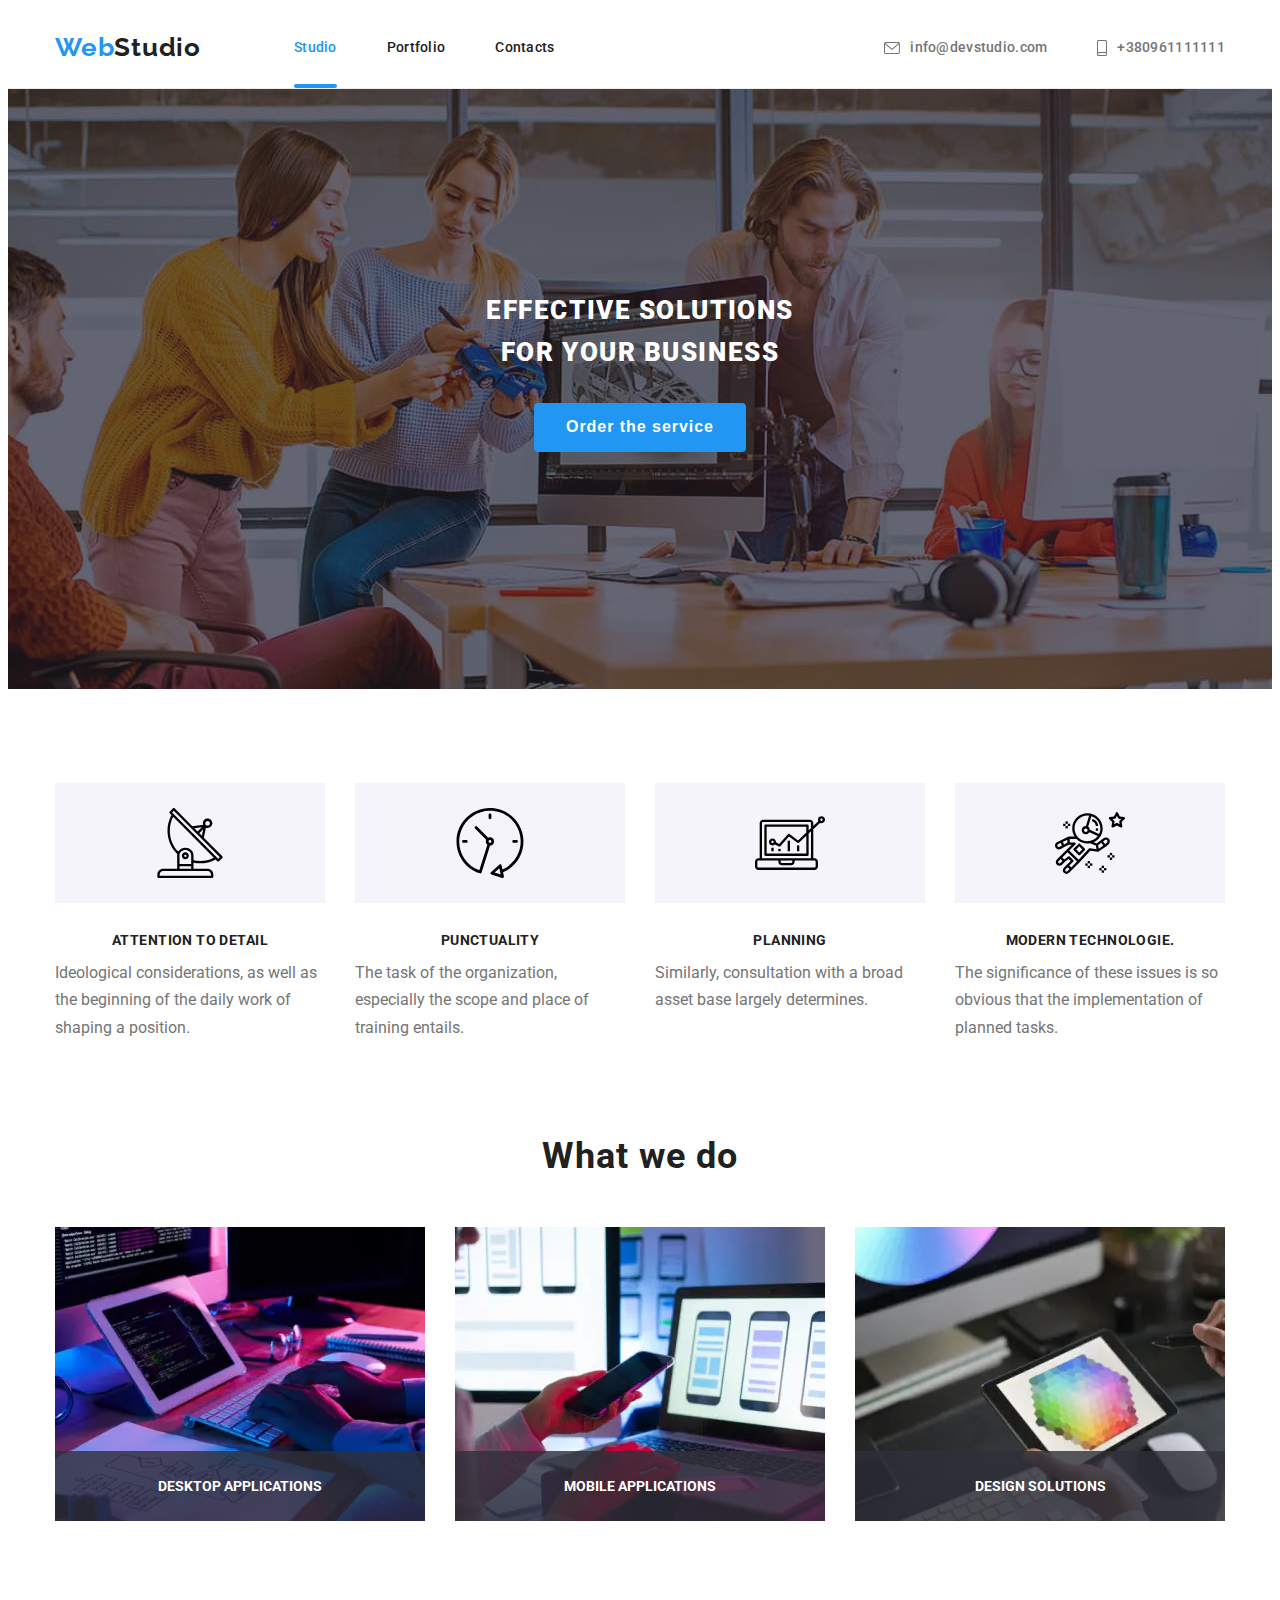
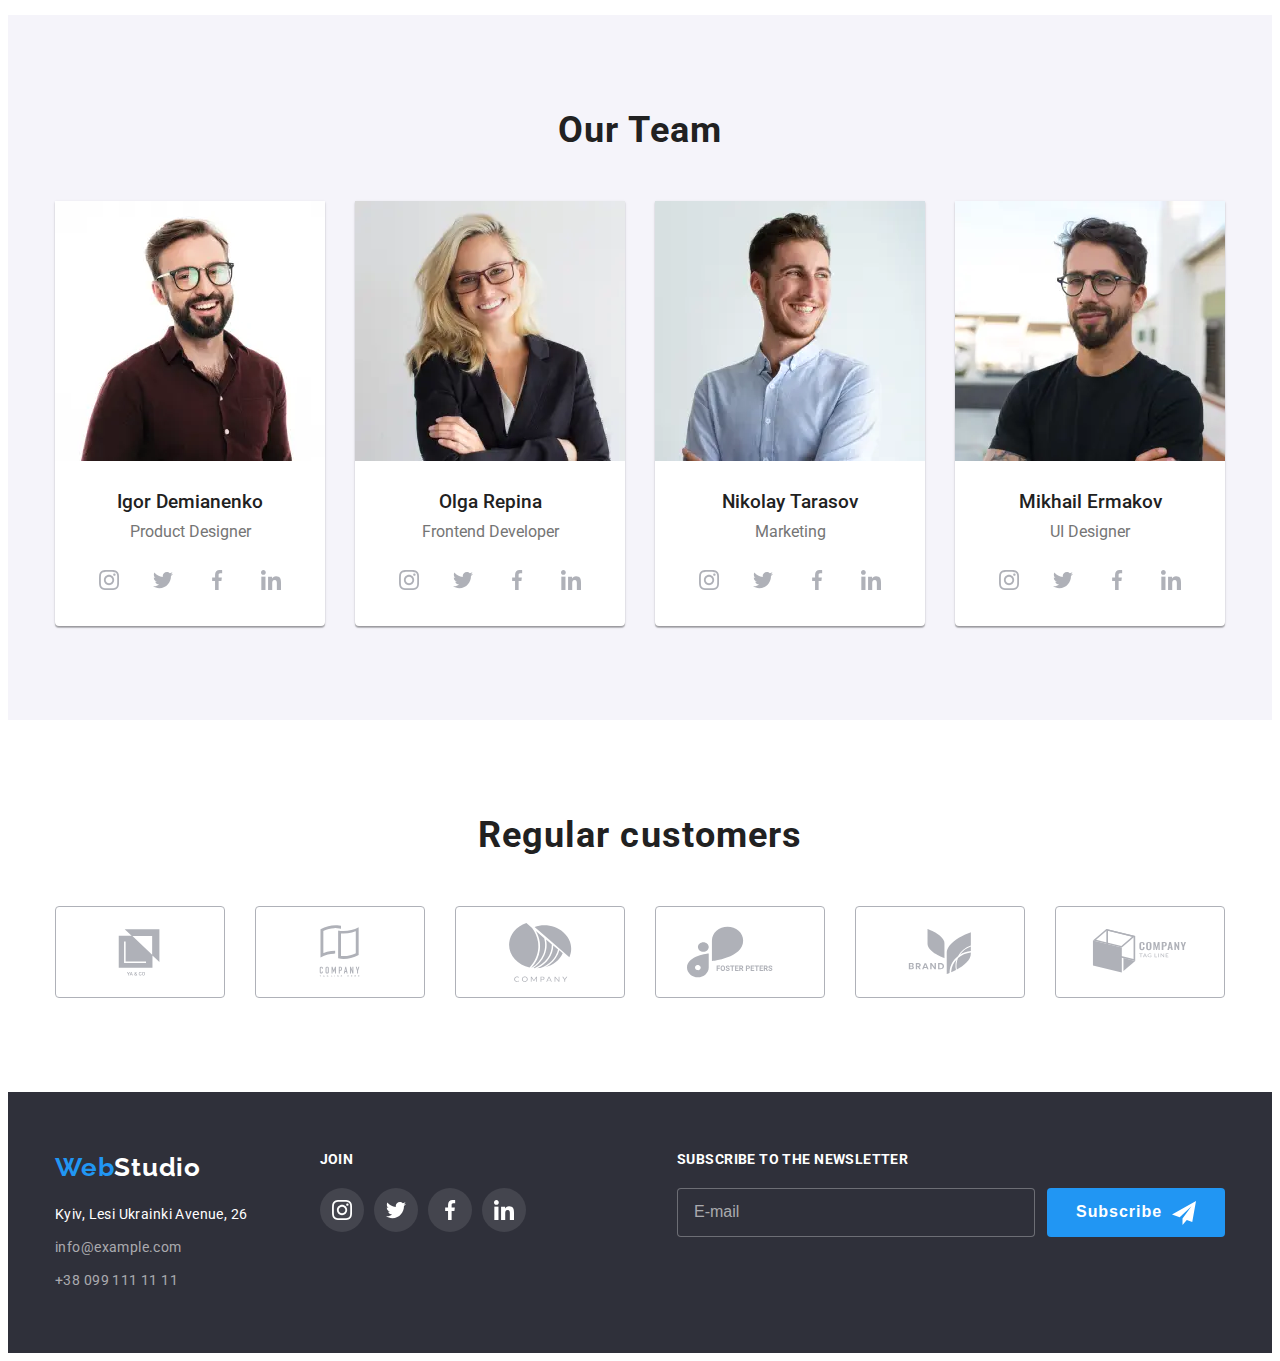
<file: index.html>
<!DOCTYPE html>
<html lang="ru">
  <head>
    <meta charset="UTF-8" />
    <meta http-equiv="X-UA-Compatible" content="IE=edge" />
    <meta name="viewport" content="width=device-width, initial-scale=1.0" />
    <title>Homework Anna Kasianenko</title>
    <link rel="preconnect" href="https://fonts.googleapis.com" />
    <link rel="preconnect" href="https://fonts.gstatic.com" crossorigin />
    <link
      href="https://fonts.googleapis.com/css2?family=Raleway:wght@700&family=Roboto:wght@400;500;700;900&display=swap"
      rel="stylesheet"
    />
    <link
      rel="stylesheet"
      href="https://cdnjs.cloudflare.com/ajax/libs/modern-normalize/1.1.0/modern-normalize.min.css"
      integrity="sha512-wpPYUAdjBVSE4KJnH1VR1HeZfpl1ub8YT/NKx4PuQ5NmX2tKuGu6U/JRp5y+Y8XG2tV+wKQpNHVUX03MfMFn9Q=="
      crossorigin="anonymous"
      referrerpolicy="no-referrer"
    />
    <link rel="stylesheet" href="./css/main.min.css" />
  </head>
  <body>
    <header class="header">
      <div class="header-container container">
        <a class="logo link" href="#"><span>Web</span>Studio</a>
        <nav class="navigation">
          <ul class="nav-list list">
            <li class="nav-list-item">
              <a class="nav-list-link link current" href="./index.html"
                >Studio</a
              >
            </li>
            <li class="nav-list-item">
              <a class="nav-list-link link" href="./portfolio.html"
                >Portfolio</a
              >
            </li>
            <li class="nav-list-item">
              <a class="nav-list-link link" href="#myAnchor">Contacts</a>
            </li>
          </ul>
        </nav>
        <button type="button" class="mobile-menu-btn" data-menu-open>
          <svg class="mobile-menu-btn__icon" width="40" height="40">
            <use href="./img/sprite.svg#burger-icon-menu"></use>
          </svg>
        </button>
        <ul class="contact-links-list list">
          <li class="contact-links-list-item">
            <a
              class="contact-links-list-link link"
              href="mailto:info@devstudio.com"
            >
              <svg class="contact-icon" width="16" height="12">
                <use href="./img/sprite.svg#icon-envelope"></use>
              </svg>
              info@devstudio.com</a
            >
          </li>
          <li class="contact-links-list-item">
            <a class="contact-links-list-link link" href="tel:+380961111111">
              <svg class="contact-icon" width="10" height="16">
                <use href="./img/sprite.svg#icon-smartphone"></use>
              </svg>
              +380961111111
            </a>
          </li>
        </ul>
      </div>
      <div class="mobile-menu" data-menu>
        <div class="container mobile-menu_container">
          <bottom type="button" class="mobile-menu_close-btn" data-menu-close>
            <svg class="mobile-menu_close-icon" width="40" height="40">
              <use href="./img/sprite.svg#icon-close-black"></use>
            </svg>
          </bottom>
          <ul class="mobile-menu_nav-list list">
            <li class="mobile-menu_nav-item">
              <a class="mobile-menu_nav-link link current" href="./index.html"
                >Studio</a
              >
            </li>
            <li class="mobile-menu_nav-item">
              <a class="mobile-menu_nav-link link" href="./portfolio.html"
                >Portfolio</a
              >
            </li>
            <li class="mobile-menu_nav-item">
              <a class="mobile-menu_nav-link link" href="">Contacts</a>
            </li>
          </ul>
          <div class="mobile-wrapper">
            <ul class="mobile-menu_contact-list list">
              <li class="mobile-menu_contact-item">
                <a
                  href="tel:+380961111111"
                  class="mobile-menu_contact-link mobile-menu__contact-link_tel link"
                  >+38 096 111 11 11
                </a>
              </li>
              <li class="mobile-menu_contact-item">
                <a
                  href="mailto:info@devstudio.com"
                  class="mobile-menu_contact-link mobile-menu__contact-link_mail link"
                  >info@devstudio.com
                </a>
              </li>
            </ul>
            <ul class="mobile-menu_social-list list">
              <li class="mobile-menu_social-item">
                <a href="" target="_blank" class="mobile-menu_social-link link"
                  >Instagram</a
                >
              </li>
              <li class="mobile-menu_social-item">
                <a href="" target="_blank" class="mobile-menu_social-link link"
                  >Twitter</a
                >
              </li>
              <li class="mobile-menu_social-item">
                <a href="" target="_blank" class="mobile-menu_social-link link"
                  >Facebook</a
                >
              </li>
              <li class="mobile-menu_social-item">
                <a href="" target="_blank" class="mobile-menu_social-link link"
                  >LinkedIn</a
                >
              </li>
            </ul>
          </div>
        </div>
      </div>
    </header>
    <!-- HERO -->
    <main>
      <section class="hero">
        <div class="container">
          <h1 class="hero-title">EFFECTIVE SOLUTIONS FOR YOUR BUSINESS</h1>
          <button type="button" class="hero-button btn" data-modal-open>
            Order the service
          </button>
        </div>
        <div class="backdrop is-hidden" data-modal>
          <div class="modal">
            <button type="button" class="modal-button" data-modal-close>
              <svg class="contact-form-icon-close" width="18" height="18">
                <use href="./img/sprite.svg#icon-close-black"></use>
              </svg>
            </button>
            <form class="contact-form">
              <p class="modal-title">
                Leave your information and we'll call you back
              </p>
              <label class="contact-form-label">
                <span class="contact-text">Name</span>
                <span class="contact-form-input-wrapper">
                  <input
                    class="contact-form-input"
                    name="user-name"
                    type="text"
                    required
                  />
                  <svg class="contact-form-icon" width="18" height="18">
                    <use href="./img/sprite.svg#icon-person-black"></use>
                  </svg>
                </span>
              </label>
              <label class="contact-form-label">
                <span class="contact-text">Number</span>
                <span class="contact-form-input-wrapper">
                  <input
                    class="contact-form-input"
                    name="user-phone"
                    type="tel"
                    required
                  />
                  <svg class="contact-form-icon" width="18" height="18">
                    <use href="./img/sprite.svg#icon-phone-black"></use>
                  </svg>
                </span>
              </label>

              <label class="contact-form-label">
                <span class="contact-text">E-mail</span>
                <span class="contact-form-input-wrapper">
                  <input
                    class="contact-form-input"
                    name="user-mail"
                    type="email"
                    required
                  />
                  <svg class="contact-form-icon" width="18" height="18">
                    <use href="./img/sprite.svg#icon-email-black"></use>
                  </svg>
                </span>
              </label>
              <label class="contact-form-label-feedback">
                <span class="contact-text">Сomments</span>
                <textarea
                  class="contact-form-feedback"
                  name="feedback"
                  placeholder="Write here"
                ></textarea>
              </label>
              <div class="contact-form-checkbox-wrapper">
                <input
                  type="checkbox"
                  name="accept-policy"
                  class="contact-form-checkbox visually-hidden"
                  id="policy-checkbox"
                  required
                />
                <label
                  for="policy-checkbox"
                  class="contact-form-checkbox-label"
                >
                  I agree to the mailing and accept&nbsp;<a
                    class="link-policy"
                    href="#"
                    >Terms of the contract</a
                  ></label
                >
              </div>
              <button class="contact-form-submit-btn btn" type="submit">
                Send
              </button>
            </form>
          </div>
        </div>
      </section>
      <!-- ABOUT US -->
      <section class="about">
        <div class="container">
          <h2 hidden>What is most important for us in our work</h2>
          <ul class="about-list list">
            <li class="about-item">
              <div class="wrap-about-icon">
                <svg class="about-icon" width="70" height="70">
                  <use href="./img/sprite.svg#icon-antenna"></use>
                </svg>
              </div>
              <h3 class="about-item-title">Attention to detail</h3>
              <p class="about-text-item">
                Ideological considerations, as well as the beginning of the
                daily work of shaping a position.
              </p>
            </li>
            <li class="about-item">
              <div class="wrap-about-icon">
                <svg class="about-icon" width="70" height="70">
                  <use href="./img/sprite.svg#icon-clock"></use>
                </svg>
              </div>
              <h3 class="about-item-title">Punctuality</h3>
              <p class="about-text-item">
                The task of the organization, especially the scope and place of
                training entails.
              </p>
            </li>
            <li class="about-item">
              <div class="wrap-about-icon">
                <svg class="about-icon" width="70" height="70">
                  <use href="./img/sprite.svg#icon-diagram"></use>
                </svg>
              </div>
              <h3 class="about-item-title">Planning</h3>
              <p class="about-text-item">
                Similarly, consultation with a broad asset base largely
                determines.
              </p>
            </li>
            <li class="about-item">
              <div class="wrap-about-icon">
                <svg class="about-icon" width="70" height="70">
                  <use href="./img/sprite.svg#icon-astronaut"></use>
                </svg>
              </div>
              <h3 class="about-item-title">Modern technologie.</h3>
              <p class="about-text-item">
                The significance of these issues is so obvious that the
                implementation of planned tasks.
              </p>
            </li>
          </ul>
        </div>
      </section>
      <!-- OUR WORK -->
      <section class="section-service">
        <div class="container">
          <h2 class="title-theme-dark">What we do</h2>
          <ul class="work-gallery-list list">
            <li class="work-gallery-item">
              <picture>
                <source
                  media="(min-width: 1200px)"
                  srcset="
                    ./img/desktop/our-work/img-1.webp    1x,
                    ./img/desktop/our-work/img-1@2x.webp 2x
                  "
                  type="image/webp"
                />
                <source
                  srcset="
                    ./img/desktop/our-work/img-1.jpg       1x,
                    /img/desktop/our-work/img-1.jpg@2x.jpg 2x
                  "
                  media="(min-width: 1200px)"
                />
                <img src="./img/desktop/our-work/img-1.jpg" alt="Coding" />
              </picture>
              <h3 class="gallery-title">DESKTOP APPLICATIONS</h3>
            </li>
            <li class="work-gallery-item">
              <picture>
                <source
                  media="(min-width: 1200px)"
                  srcset="
                    ./img/desktop/our-work/img-2.webp    1x,
                    ./img/desktop/our-work/img-2@2x.webp 2x
                  "
                  type="image/webp"
                />
                <source
                  srcset="
                    ./img/desktop/our-work/img-2.jpg       1x,
                    /img/desktop/our-work/img-2.jpg@2x.jpg 2x
                  "
                  media="(min-width: 1200px)"
                />
                <img
                  src="./img/desktop/our-work/img-2.jpg"
                  alt="Search information"
                />
              </picture>
              <h3 class="gallery-title">MOBILE APPLICATIONS</h3>
            </li>
            <li class="work-gallery-item">
              <picture>
                <source
                  media="(min-width: 1200px)"
                  srcset="
                    ./img/desktop/our-work/img-3.webp    1x,
                    ./img/desktop/our-work/img-3@2x.webp 2x
                  "
                  type="image/webp"
                />
                <source
                  srcset="
                    ./img/desktop/our-work/img-3.jpg       1x,
                    /img/desktop/our-work/img-3.jpg@2x.jpg 2x
                  "
                  media="(min-width: 1200px)"
                />
                <img
                  src="./img/desktop/our-work/img-3.jpg"
                  alt="Choose Color"
                />
              </picture>
              <h3 class="gallery-title">DESIGN SOLUTIONS</h3>
            </li>
          </ul>
        </div>
      </section>
      <!--OUR TEAM -->
      <section class="employees-section">
        <div class="container">
          <h2 class="title-theme-dark">Our Team</h2>
          <ul class="employees list">
            <li class="employees-card">
              <picture>
                <source
                  media="(min-width: 1200px)"
                  srcset="
                    ./img/desktop/team/img-1.webp    1x,
                    ./img/desktop/team/img-1@2x.webp 2x
                  "
                  type="image/webp"
                />
                <source
                  srcset="
                    ./img/desktop/team/img-1.jpg       1x,
                    /img/desktop/team/img-1.jpg@2x.jpg 2x
                  "
                  media="(min-width: 1200px)"
                />

                <source
                  media="(min-width: 768px)"
                  srcset="
                    ./img/tablet/img-1.webp    1x,
                    ./img/tablet/img-1@2x.webp 2x
                  "
                  type="image/webp"
                />
                <source
                  srcset="
                    ./img/tablet/img-1.jpg    1x,
                    ./img/tablet/img-1@2x.jpg 2x
                  "
                  media="(min-width: 768px)"
                />

                <source
                  media="(max-width: 767px)"
                  srcset="
                    ./img/mobile/img-1.webp    1x,
                    ./img/mobile/img-1@2x.webp 2x
                  "
                  type="image/webp"
                />
                <source
                  srcset="
                    ./img/mobile/img-1.jpg    1x,
                    ./img/mobile/img-1@2x.jpg 2x
                  "
                  media="(max-width: 767px)"
                />
                <img
                  class="employees-photo"
                  src="./img/tablet/img-1.jpg"
                  alt="Product Designer"
                />
              </picture>
              <div class="employee-wrap">
                <h3 class="employees-name">Igor Demianenko</h3>
                <p class="employees-position" lang="en">Product Designer</p>
                <ul class="social-list list">
                  <li class="social-icon-item">
                    <a class="social-icon-link" href="">
                      <svg class="social-icon" width="20" height="20">
                        <use href="./img/sprite.svg#icon-instagram"></use>
                      </svg>
                    </a>
                  </li>
                  <li class="social-icon-item">
                    <a class="social-icon-link" href="">
                      <svg class="social-icon" width="20" height="20">
                        <use href="./img/sprite.svg#icon-twitter"></use>
                      </svg>
                    </a>
                  </li>
                  <li class="social-icon-item">
                    <a class="social-icon-link" href="">
                      <svg class="social-icon" width="20" height="20">
                        <use href="./img/sprite.svg#icon-facebook"></use>
                      </svg>
                    </a>
                  </li>
                  <li class="social-icon-item">
                    <a class="social-icon-link" href="">
                      <svg class="social-icon" width="20" height="20">
                        <use href="./img/sprite.svg#icon-linkedin"></use>
                      </svg>
                    </a>
                  </li>
                </ul>
              </div>
            </li>
            <li class="employees-card">
              <picture>
                <source
                  media="(min-width: 1200px)"
                  srcset="
                    ./img/desktop/team/img-2.webp    1x,
                    ./img/desktop/team/img-2@2x.webp 2x
                  "
                  type="image/webp"
                />
                <source
                  srcset="
                    ./img/desktop/team/img-2.jpg       1x,
                    /img/desktop/team/img-2.jpg@2x.jpg 2x
                  "
                  media="(min-width: 1200px)"
                />

                <source
                  media="(min-width: 768px)"
                  srcset="
                    ./img/tablet/img-2.webp    1x,
                    ./img/tablet/img-2@2x.webp 2x
                  "
                  type="image/webp"
                />
                <source
                  srcset="
                    ./img/tablet/img-2.jpg    1x,
                    ./img/tablet/img-2@2x.jpg 2x
                  "
                  media="(min-width: 768px)"
                />

                <source
                  media="(max-width: 767px)"
                  srcset="
                    ./img/mobile/img-2.webp    1x,
                    ./img/mobile/img-2@2x.webp 2x
                  "
                  type="image/webp"
                />
                <source
                  srcset="
                    ./img/mobile/img-2.jpg    1x,
                    ./img/mobile/img-2@2x.jpg 2x
                  "
                  media="(max-width: 767px)"
                />
                <img
                  class="employees-photo"
                  src="./img/team/img-2.jpg"
                  alt="Frontend Developer"
                />
              </picture>
              <div class="employee-wrap">
                <h3 class="employees-name">Olga Repina</h3>
                <p class="employees-position" lang="en">Frontend Developer</p>
                <ul class="social-list list">
                  <li class="social-icon-item">
                    <a class="social-icon-link" href="">
                      <svg class="social-icon" width="20" height="20">
                        <use href="./img/sprite.svg#icon-instagram"></use>
                      </svg>
                    </a>
                  </li>
                  <li class="social-icon-item">
                    <a class="social-icon-link" href="">
                      <svg class="social-icon" width="20" height="20">
                        <use href="./img/sprite.svg#icon-twitter"></use>
                      </svg>
                    </a>
                  </li>
                  <li class="social-icon-item">
                    <a class="social-icon-link" href="">
                      <svg class="social-icon" width="20" height="20">
                        <use href="./img/sprite.svg#icon-facebook"></use>
                      </svg>
                    </a>
                  </li>
                  <li class="social-icon-item">
                    <a class="social-icon-link" href="">
                      <svg class="social-icon" width="20" height="20">
                        <use href="./img/sprite.svg#icon-linkedin"></use>
                      </svg>
                    </a>
                  </li>
                </ul>
              </div>
            </li>
            <li class="employees-card">
              <picture>
                <source
                  media="(min-width: 1200px)"
                  srcset="
                    ./img/desktop/team/img-3.webp    1x,
                    ./img/desktop/team/img-3@2x.webp 2x
                  "
                  type="image/webp"
                />
                <source
                  srcset="
                    ./img/desktop/team/img-3.jpg       1x,
                    /img/desktop/team/img-3.jpg@2x.jpg 2x
                  "
                  media="(min-width: 1200px)"
                />

                <source
                  media="(min-width: 768px)"
                  srcset="
                    ./img/tablet/img-3.webp    1x,
                    ./img/tablet/img-3@2x.webp 2x
                  "
                  type="image/webp"
                />
                <source
                  srcset="
                    ./img/tablet/img-3.jpg    1x,
                    ./img/tablet/img-3@2x.jpg 2x
                  "
                  media="(min-width: 768px)"
                />

                <source
                  media="(max-width: 767px)"
                  srcset="
                    ./img/mobile/img-3.webp    1x,
                    ./img/mobile/img-3@2x.webp 2x
                  "
                  type="image/webp"
                />
                <source
                  srcset="
                    ./img/mobile/img-3.jpg    1x,
                    ./img/mobile/img-3@2x.jpg 2x
                  "
                  media="(max-width: 767px)"
                />
                <img
                  class="employees-photo"
                  src="./img/team/img-3.jpg"
                  alt="Marketing"
                />
              </picture>
              <div class="employee-wrap">
                <h3 class="employees-name">Nikolay Tarasov</h3>
                <p class="employees-position" lang="en">Marketing</p>
                <ul class="social-list list">
                  <li class="social-icon-item">
                    <a class="social-icon-link" href="">
                      <svg class="social-icon" width="20" height="20">
                        <use href="./img/sprite.svg#icon-instagram"></use>
                      </svg>
                    </a>
                  </li>
                  <li class="social-icon-item">
                    <a class="social-icon-link" href="">
                      <svg class="social-icon" width="20" height="20">
                        <use href="./img/sprite.svg#icon-twitter"></use>
                      </svg>
                    </a>
                  </li>
                  <li class="social-icon-item">
                    <a class="social-icon-link" href="">
                      <svg class="social-icon" width="20" height="20">
                        <use href="./img/sprite.svg#icon-facebook"></use>
                      </svg>
                    </a>
                  </li>
                  <li class="social-icon-item">
                    <a class="social-icon-link" href="">
                      <svg class="social-icon" width="20" height="20">
                        <use href="./img/sprite.svg#icon-linkedin"></use>
                      </svg>
                    </a>
                  </li>
                </ul>
              </div>
            </li>
            <li class="employees-card">
              <picture>
                <source
                  media="(min-width: 1200px)"
                  srcset="
                    ./img/desktop/team/img-4.webp    1x,
                    ./img/desktop/team/img-4@2x.webp 2x
                  "
                  type="image/webp"
                />
                <source
                  srcset="
                    ./img/desktop/team/img-4.jpg       1x,
                    /img/desktop/team/img-4.jpg@2x.jpg 2x
                  "
                  media="(min-width: 1200px)"
                />

                <source
                  media="(min-width: 768px)"
                  srcset="
                    ./img/tablet/img-4.webp    1x,
                    ./img/tablet/img-4@2x.webp 2x
                  "
                  type="image/webp"
                />
                <source
                  srcset="
                    ./img/tablet/img-4.jpg    1x,
                    ./img/tablet/img-4@2x.jpg 2x
                  "
                  media="(min-width: 768px)"
                />

                <source
                  media="(max-width: 767px)"
                  srcset="
                    ./img/mobile/img-4.webp    1x,
                    ./img/mobile/img-4@2x.webp 2x
                  "
                  type="image/webp"
                />
                <source
                  srcset="
                    ./img/mobile/img-4.jpg    1x,
                    ./img/mobile/img-4@2x.jpg 2x
                  "
                  media="(max-width: 767px)"
                />
                <img
                  class="employees-photo"
                  src="./img/team/img-4.jpg"
                  alt="UI Designer"
                />
              </picture>
              <div class="employee-wrap">
                <h3 class="employees-name">Mikhail Ermakov</h3>
                <p class="employees-position" lang="en">UI Designer</p>
                <ul class="social-list list">
                  <li class="social-icon-item">
                    <a class="social-icon-link" href="">
                      <svg class="social-icon" width="20" height="20">
                        <use href="./img/sprite.svg#icon-instagram"></use>
                      </svg>
                    </a>
                  </li>
                  <li class="social-icon-item">
                    <a class="social-icon-link" href="">
                      <svg class="social-icon" width="20" height="20">
                        <use href="./img/sprite.svg#icon-twitter"></use>
                      </svg>
                    </a>
                  </li>
                  <li class="social-icon-item">
                    <a class="social-icon-link" href="">
                      <svg class="social-icon" width="20" height="20">
                        <use href="./img/sprite.svg#icon-facebook"></use>
                      </svg>
                    </a>
                  </li>
                  <li class="social-icon-item">
                    <a class="social-icon-link" href="">
                      <svg class="social-icon" width="20" height="20">
                        <use href="./img/sprite.svg#icon-linkedin"></use>
                      </svg>
                    </a>
                  </li>
                </ul>
              </div>
            </li>
          </ul>
        </div>
      </section>
      <!--END OUR TEAM -->

      <!--CLIENTS-->
      <section class="clients">
        <div class="container">
          <h2 class="title-theme-dark">Regular customers</h2>
          <ul class="clients-list list">
            <li class="clients-list-item">
              <a class="clients-icon-link" href="">
                <svg class="client-icon" width="106" height="60">
                  <use href="./img/sprite.svg#icon-logo-ya"></use>
                </svg>
              </a>
            </li>
            <li class="clients-list-item">
              <a class="clients-icon-link" href="">
                <svg class="client-icon" width="106" height="60">
                  <use href="./img/sprite.svg#icon-logo-company"></use>
                </svg>
              </a>
            </li>
            <li class="clients-list-item">
              <a class="clients-icon-link" href="">
                <svg class="client-icon" width="106" height="60">
                  <use href="./img/sprite.svg#icon-logo-circle"></use>
                </svg>
              </a>
            </li>
            <li class="clients-list-item">
              <a class="clients-icon-link" href="">
                <svg class="client-icon" width="106" height="60">
                  <use href="./img/sprite.svg#icon-logo-foster"></use>
                </svg>
              </a>
            </li>
            <li class="clients-list-item">
              <a class="clients-icon-link" href="">
                <svg class="client-icon" width="106" height="60">
                  <use href="./img/sprite.svg#icon-logo-brand"></use>
                </svg>
              </a>
            </li>
            <li class="clients-list-item">
              <a class="clients-icon-link" href="">
                <svg class="client-icon" width="106" height="60">
                  <use href="./img/sprite.svg#icon-logo-tagline"></use>
                </svg>
              </a>
            </li>
          </ul>
        </div>
      </section>
    </main>

    <!--FOOTER-->
    <footer id="myAnchor" class="footer">
      <div class="footer-container container">
        <div class="footer-main">
          <a class="footer-logo link" href="#"><span>Web</span>Studio</a>
          <address class="contact-info">
            <ul class="contact-info-list list">
              <li class="contact-info-list-item">
                <a
                  href="https://goo.gl/maps/L3QvmrdTpUSkbaW27"
                  target="_blank"
                  rel="noopener noreferrer"
                  class="address-info link"
                  >Kyiv, Lesi Ukrainki Avenue, 26</a
                >
              </li>
              <li class="contact-info-list-item">
                <a
                  href="mailto:info@devstudio.com"
                  class="contact-list-link link"
                  >info@example.com</a
                >
              </li>
              <li class="contact-info-list-item">
                <a href="tel:+380961111111" class="contact-list-link link"
                  >+38 099 111 11 11</a
                >
              </li>
            </ul>
          </address>
        </div>
        <!--FOOTER-ICON-->
        <div class="footer-second">
          <h3 class="title">JOIN</h3>
          <ul class="footer-social-icon-list list">
            <li>
              <a href="" class="footer-social-icon-link">
                <svg class="footer-social" width="20" height="20">
                  <use href="./img/sprite.svg#icon-instagram"></use>
                </svg>
              </a>
            </li>
            <li>
              <a href="" class="footer-social-icon-link">
                <svg class="footer-social" width="20" height="20">
                  <use href="./img/sprite.svg#icon-twitter"></use>
                </svg>
              </a>
            </li>
            <li>
              <a href="" class="footer-social-icon-link">
                <svg class="footer-social" width="20" height="20">
                  <use href="./img/sprite.svg#icon-facebook"></use>
                </svg>
              </a>
            </li>
            <li>
              <a href="" class="footer-social-icon-link">
                <svg class="footer-social" width="20" height="20">
                  <use href="./img/sprite.svg#icon-linkedin"></use>
                </svg>
              </a>
            </li>
          </ul>
        </div>
        <div class="footer-form">
          <h3 class="title">SUBSCRIBE TO THE NEWSLETTER</h3>
          <form>
            <div class="footer-form-sing-up">
              <input
                class="footer-contact-form-input"
                name="user-mail"
                type="email"
                placeholder="E-mail"
                required
              />
              <button class="footer-contact-form-submit-btn btn" type="submit">
                Subscribe
                <svg class="sign-up-icon" width="24" height="24">
                  <use href="/img/sprite.svg#icon-send"></use>
                </svg>
              </button>
            </div>
          </form>
        </div>
      </div>
    </footer>
    <script src="./js/menu.js "></script>
    <script src="./js/modal.js"></script>
  </body>
</html>
</file>
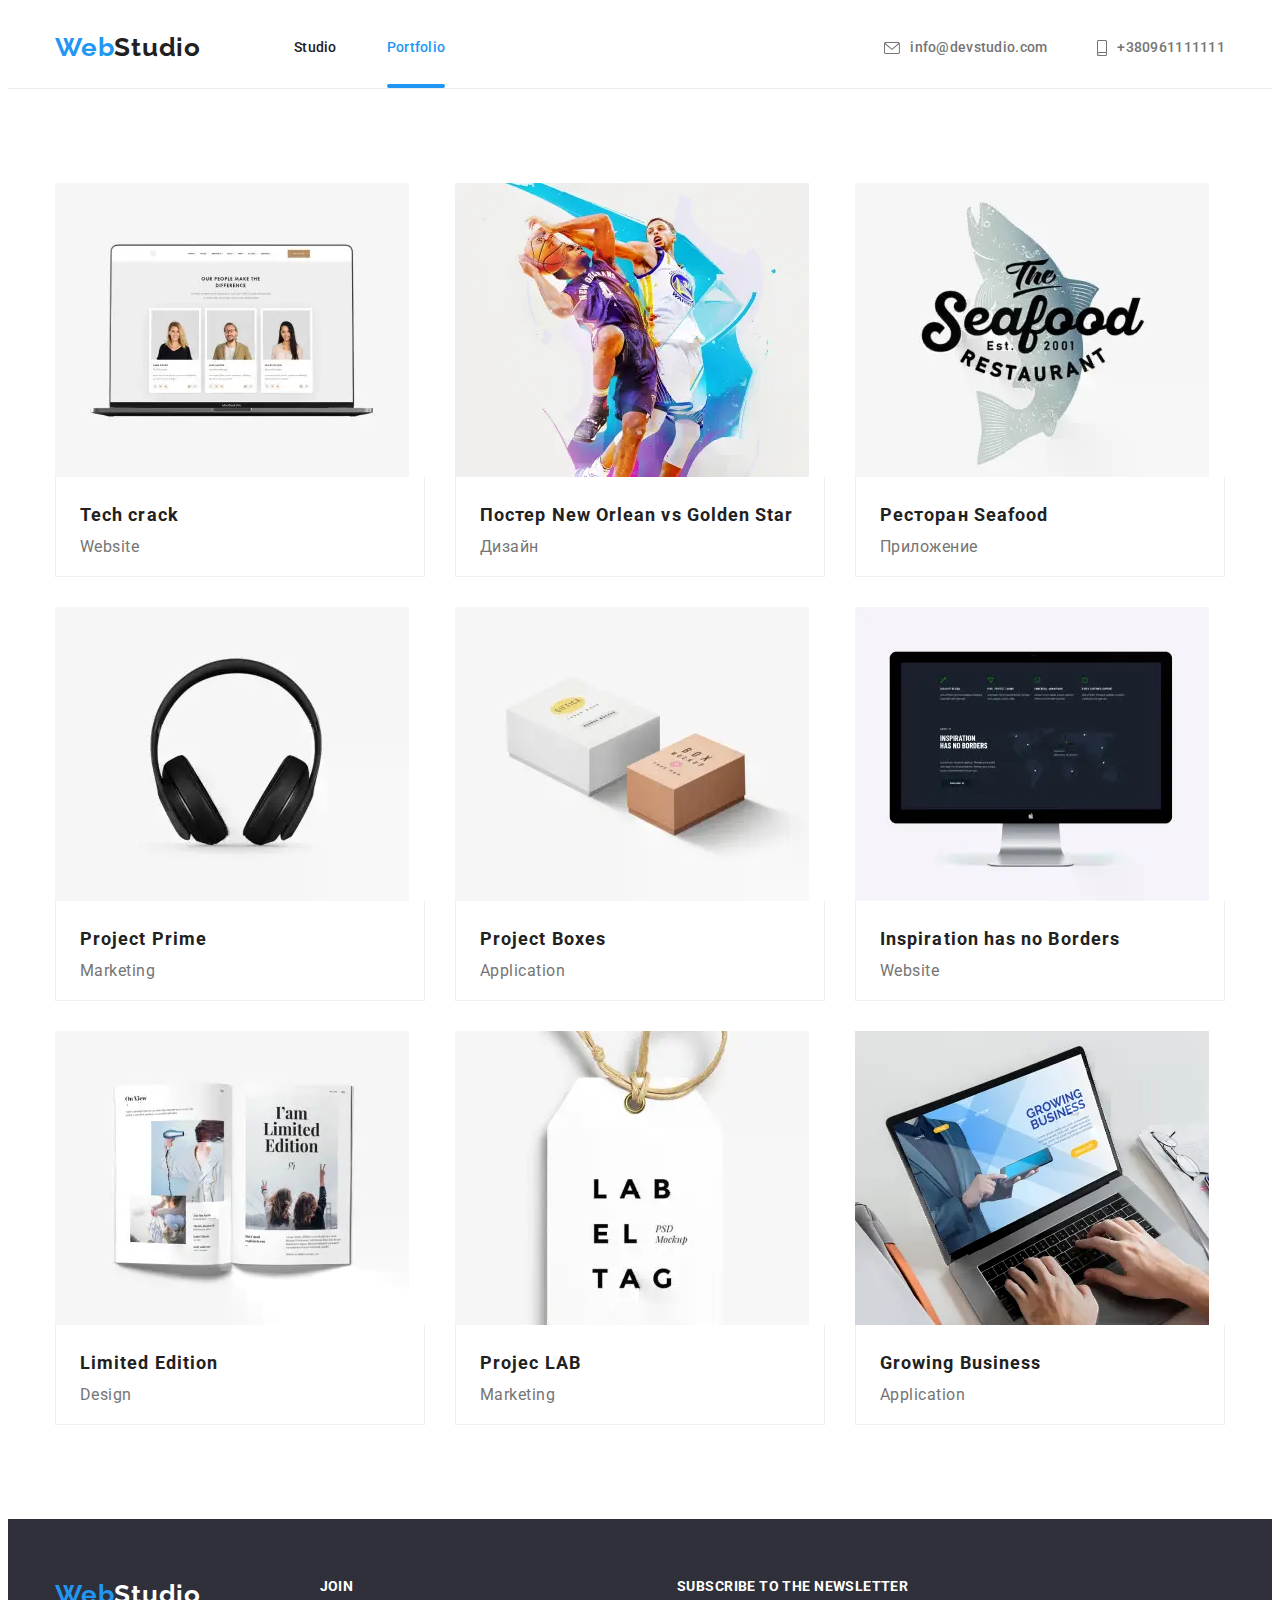
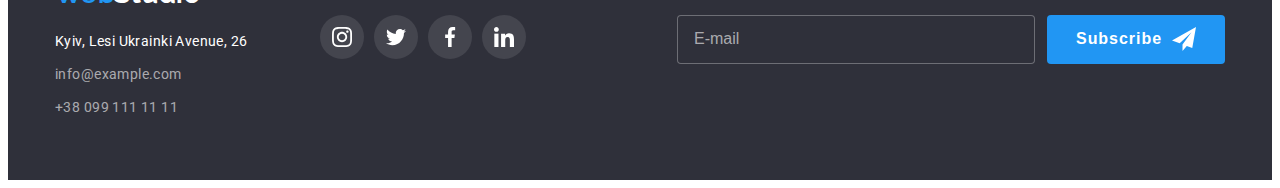
<file: portfolio.html>
<!DOCTYPE html>
<html lang="ru">
  <head>
    <meta charset="UTF-8" />
    <meta http-equiv="X-UA-Compatible" content="IE=edge" />
    <meta name="viewport" content="width=device-width, initial-scale=1.0" />
    <title>Portfolio Anna Kasianenko</title>
    <link rel="preconnect" href="https://fonts.googleapis.com" />
    <link rel="preconnect" href="https://fonts.gstatic.com" crossorigin />
    <link
      href="https://fonts.googleapis.com/css2?family=Raleway:wght@700&family=Roboto:wght@400;500;700;900&display=swap"
      rel="stylesheet"
    />
    <link
      rel="stylesheet"
      href="https://cdnjs.cloudflare.com/ajax/libs/modern-normalize/1.1.0/modern-normalize.min.css"
      integrity="sha512-wpPYUAdjBVSE4KJnH1VR1HeZfpl1ub8YT/NKx4PuQ5NmX2tKuGu6U/JRp5y+Y8XG2tV+wKQpNHVUX03MfMFn9Q=="
      crossorigin="anonymous"
      referrerpolicy="no-referrer"
    />
    <link rel="stylesheet" href="./css/main.min.css" />
  </head>
  <body>
    <header class="header">
      <div class="header-container container">
        <a class="logo link" href="#"><span>Web</span>Studio</a>
        <nav class="navigation">
          <ul class="nav-list list">
            <li class="nav-list-item">
              <a class="nav-list-link link" href="./index.html">Studio</a>
            </li>
            <li class="nav-list-item">
              <a class="nav-list-link link current" href="./portfolio.html"
                >Portfolio</a
              >
            </li>
          </ul>
        </nav>
        <button type="button" class="mobile-menu-btn" data-menu-open>
          <svg class="mobile-menu-btn__icon" width="40" height="40">
            <use href="./img/sprite.svg#burger-icon-menu"></use>
          </svg>
        </button>
        <ul class="contact-links-list list">
          <li class="contact-links-list-item">
            <a
              class="contact-links-list-link link"
              href="mailto:info@devstudio.com"
            >
              <svg class="contact-icon" width="16" height="12">
                <use href="./img/sprite.svg#icon-envelope"></use>
              </svg>
              info@devstudio.com</a
            >
          </li>
          <li class="contact-links-list-item">
            <a class="contact-links-list-link link" href="tel:+380961111111">
              <svg class="contact-icon" width="10" height="16">
                <use href="./img/sprite.svg#icon-smartphone"></use>
              </svg>
              +380961111111
            </a>
          </li>
        </ul>
      </div>
      <div class="mobile-menu" data-menu>
        <div class="container mobile-menu_container">
          <bottom type="button" class="mobile-menu_close-btn" data-menu-close>
            <svg class="mobile-menu_close-icon" width="40" height="40">
              <use href="./img/sprite.svg#icon-close-black"></use>
            </svg>
          </bottom>
          <ul class="mobile-menu_nav-list list">
            <li class="mobile-menu_nav-item">
              <a class="mobile-menu_nav-link link current" href="./index.html"
                >Studio</a
              >
            </li>
            <li class="mobile-menu_nav-item">
              <a class="mobile-menu_nav-link link" href="./portfolio.html"
                >Portfolio</a
              >
            </li>
            <li class="mobile-menu_nav-item">
              <a class="mobile-menu_nav-link link" href="">Contacts</a>
            </li>
          </ul>
          <div class="mobile-wrapper">
            <ul class="mobile-menu_contact-list list">
              <li class="mobile-menu_contact-item">
                <a
                  href="tel:+380961111111"
                  class="mobile-menu_contact-link mobile-menu__contact-link_tel link"
                  >+38 096 111 11 11
                </a>
              </li>
              <li class="mobile-menu_contact-item">
                <a
                  href="mailto:info@devstudio.com"
                  class="mobile-menu_contact-link mobile-menu__contact-link_mail link"
                  >info@devstudio.com
                </a>
              </li>
            </ul>
            <ul class="mobile-menu_social-list list">
              <li class="mobile-menu_social-item">
                <a href="" target="_blank" class="mobile-menu_social-link link"
                  >Instagram</a
                >
              </li>
              <li class="mobile-menu_social-item">
                <a href="" target="_blank" class="mobile-menu_social-link link"
                  >Twitter</a
                >
              </li>
              <li class="mobile-menu_social-item">
                <a href="" target="_blank" class="mobile-menu_social-link link"
                  >Facebook</a
                >
              </li>
              <li class="mobile-menu_social-item">
                <a href="" target="_blank" class="mobile-menu_social-link link"
                  >LinkedIn</a
                >
              </li>
            </ul>
          </div>
        </div>
      </div>
    </header>

    <section class="hero-portfolio-buttom">
      <div class="container">
        <!-- PROJECTS -->
        <ul class="project-list list">
          <li class="project-list-item">
            <a href="./img/portfolio/tablet/" class="project-list-link link">
              <div class="project-image">
                <picture>
                  <source
                    media="(min-width: 1200px)"
                    srcset="
                      ./img/portfolio/tablet/portfolio-1.webp    1x,
                      ./img/portfolio/tablet/portfolio-1@2x.webp 2x
                    "
                    type="image/webp"
                  />
                  <source
                    srcset="
                      ./img/portfolio/tablet/portfolio-1.jpg    1x,
                      ./img/portfolio/tablet/portfolio-1@2x.jpg 2x
                    "
                    media="(min-width: 1200px)"
                  />

                  <source
                    media="(min-width: 768px)"
                    srcset="
                      ./img/portfolio/tablet/portfolio-1.webp    1x,
                      ./img/portfolio/tablet/portfolio-1@2x.webp 2x
                    "
                    type="image/webp"
                  />
                  <source
                    srcset="
                      ./img/portfolio/tablet/portfolio-1.jpg    1x,
                      ./img/portfolio/tablet/portfolio-1@2x.jpg 2x
                    "
                    media="(min-width: 768px)"
                  />

                  <source
                    media="(max-width: 767px)"
                    srcset="
                      ./img/portfolio/mobile/portfolio-1.webp    1x,
                      ./img/portfolio/mobile/portfolio-1@2x.webp 2x
                    "
                    type="image/webp"
                  />
                  <source
                    srcset="
                      ./img/portfolio/mobile/portfolio-1.jpg    1x,
                      ./img/portfolio/mobile/portfolio-1@2x.jpg 2x
                    "
                    media="(max-width: 767px)"
                  />
                  <img src="./img/portfolio/desktop/macbook.jpg" alt="Laptop" />
                </picture>
                <div class="project-action">
                  <p class="project-description">
                    The platform offers comprehensive packages with varying
                    levels of functionality and services. All of this will allow
                    visitors to obtain comprehensive information about the
                    company or an individual.
                  </p>
                </div>
              </div>
              <div class="project-wrapp">
                <h3 class="project-title">Tech crack</h3>
                <p class="project-text">Website</p>
              </div>
            </a>
          </li>
          <li class="project-list-item">
            <a href="" class="project-list-link link">
              <div class="project-image">
                <picture>
                  <source
                    media="(min-width: 1200px)"
                    srcset="
                      ./img/portfolio/tablet/portfolio-2.webp    1x,
                      ./img/portfolio/tablet/portfolio-2@2x.webp 2x
                    "
                    type="image/webp"
                  />
                  <source
                    srcset="
                      ./img/portfolio/tablet/portfolio-2.jpg    1x,
                      ./img/portfolio/tablet/portfolio-2@2x.jpg 2x
                    "
                    media="(min-width: 1200px)"
                  />

                  <source
                    media="(min-width: 768px)"
                    srcset="
                      ./img/portfolio/tablet/portfolio-2.webp    1x,
                      ./img/portfolio/tablet/portfolio-2@2x.webp 2x
                    "
                    type="image/webp"
                  />
                  <source
                    srcset="
                      ./img/portfolio/tablet/portfolio-2.jpg    1x,
                      ./img/portfolio/tablet/portfolio-2@2x.jpg 2x
                    "
                    media="(min-width: 768px)"
                  />

                  <source
                    media="(max-width: 767px)"
                    srcset="
                      ./img/portfolio/mobile/portfolio-2.webp    1x,
                      ./img/portfolio/mobile/portfolio-2@2x.webp 2x
                    "
                    type="image/webp"
                  />
                  <source
                    srcset="
                      ./img/portfolio/mobile/portfolio-2.jpg    1x,
                      ./img/portfolio/mobile/portfolio-2@2x.jpg 2x
                    "
                    media="(max-width: 767px)"
                  />
                  <img
                    src="./img/portfolio/desktop/basketball.jpg"
                    alt="Poster New Orlean"
                  />
                </picture>
                <div class="project-action">
                  <p class="project-description">
                    The platform offers comprehensive packages with varying
                    levels of functionality and services. All of this will allow
                    visitors to obtain comprehensive information about the
                    company or an individual.
                  </p>
                </div>
              </div>
              <div class="project-wrapp">
                <h3 class="project-title">Постер New Orlean vs Golden Star</h3>
                <p class="project-text">Дизайн</p>
              </div>
            </a>
          </li>
          <li class="project-list-item">
            <a href="" class="project-list-link link">
              <div class="project-image">
                <picture>
                  <source
                    media="(min-width: 1200px)"
                    srcset="
                      ./img/portfolio/tablet/portfolio-3.webp    1x,
                      ./img/portfolio/tablet/portfolio-3@2x.webp 2x
                    "
                    type="image/webp"
                  />
                  <source
                    srcset="
                      ./img/portfolio/tablet/portfolio-3.jpg    1x,
                      ./img/portfolio/tablet/portfolio-3@2x.jpg 2x
                    "
                    media="(min-width: 1200px)"
                  />

                  <source
                    media="(min-width: 768px)"
                    srcset="
                      ./img/portfolio/tablet/portfolio-3.webp    1x,
                      ./img/portfolio/tablet/portfolio-3@2x.webp 2x
                    "
                    type="image/webp"
                  />
                  <source
                    srcset="
                      ./img/portfolio/tablet/portfolio-3.jpg    1x,
                      ./img/portfolio/tablet/portfolio-3@2x.jpg 2x
                    "
                    media="(min-width: 768px)"
                  />

                  <source
                    media="(max-width: 767px)"
                    srcset="
                      ./img/portfolio/mobile/portfolio-3.webp    1x,
                      ./img/portfolio/mobile/portfolio-3@2x.webp 2x
                    "
                    type="image/webp"
                  />
                  <source
                    srcset="
                      ./img/portfolio/mobile/portfolio-3.jpg    1x,
                      ./img/portfolio/mobile/portfolio-3@2x.jpg 2x
                    "
                    media="(max-width: 767px)"
                  />
                  <img
                    src="./img/portfolio/desktop/seafood.jpg"
                    alt="Seafood"
                  />
                </picture>
                <div class="project-action">
                  <p class="project-description">
                    The platform offers comprehensive packages with varying
                    levels of functionality and services. All of this will allow
                    visitors to obtain comprehensive information about the
                    company or an individual.
                  </p>
                </div>
              </div>
              <div class="project-wrapp">
                <h3 class="project-title">Ресторан Seafood</h3>
                <p class="project-text">Приложение</p>
              </div>
            </a>
          </li>
          <li class="project-list-item">
            <a href="" class="project-list-link link">
              <div class="project-image">
                <picture>
                  <source
                    media="(min-width: 1200px)"
                    srcset="
                      ./img/portfolio/tablet/portfolio-4.webp    1x,
                      ./img/portfolio/tablet/portfolio-4@2x.webp 2x
                    "
                    type="image/webp"
                  />
                  <source
                    srcset="
                      ./img/portfolio/tablet/portfolio-4.jpg    1x,
                      ./img/portfolio/tablet/portfolio-4@2x.jpg 2x
                    "
                    media="(min-width: 1200px)"
                  />

                  <source
                    media="(min-width: 768px)"
                    srcset="
                      ./img/portfolio/tablet/portfolio-4.webp    1x,
                      ./img/portfolio/tablet/portfolio-4@2x.webp 2x
                    "
                    type="image/webp"
                  />
                  <source
                    srcset="
                      ./img/portfolio/tablet/portfolio-4.jpg    1x,
                      ./img/portfolio/tablet/portfolio-4@2x.jpg 2x
                    "
                    media="(min-width: 768px)"
                  />

                  <source
                    media="(max-width: 767px)"
                    srcset="
                      ./img/portfolio/mobile/portfolio-4.webp    1x,
                      ./img/portfolio/mobile/portfolio-4@2x.webp 2x
                    "
                    type="image/webp"
                  />
                  <source
                    srcset="
                      ./img/portfolio/mobile/portfolio-4.jpg    1x,
                      ./img/portfolio/mobile/portfolio-4@2x.jpg 2x
                    "
                    media="(max-width: 767px)"
                  />
                  <img
                    src="./img/portfolio/desktop/headphone.jpg"
                    alt="headphone"
                  />
                </picture>
                <div class="project-action">
                  <p class="project-description">
                    The platform offers comprehensive packages with varying
                    levels of functionality and services. All of this will allow
                    visitors to obtain comprehensive information about the
                    company or an individual.
                  </p>
                </div>
              </div>
              <div class="project-wrapp">
                <h3 class="project-title">Project Prime</h3>
                <p class="project-text">Marketing</p>
              </div>
            </a>
          </li>
          <li class="project-list-item">
            <a href="" class="project-list-link link">
              <div class="project-image">
                <picture>
                  <source
                    media="(min-width: 1200px)"
                    srcset="
                      ./img/portfolio/tablet/portfolio-5.webp    1x,
                      ./img/portfolio/tablet/portfolio-5@2x.webp 2x
                    "
                    type="image/webp"
                  />
                  <source
                    srcset="
                      ./img/portfolio/tablet/portfolio-5.jpg    1x,
                      ./img/portfolio/tablet/portfolio-5@2x.jpg 2x
                    "
                    media="(min-width: 1200px)"
                  />

                  <source
                    media="(min-width: 768px)"
                    srcset="
                      ./img/portfolio/tablet/portfolio-5.webp    1x,
                      ./img/portfolio/tablet/portfolio-5@2x.webp 2x
                    "
                    type="image/webp"
                  />
                  <source
                    srcset="
                      ./img/portfolio/tablet/portfolio-5.jpg    1x,
                      ./img/portfolio/tablet/portfolio-5@2x.jpg 2x
                    "
                    media="(min-width: 768px)"
                  />

                  <source
                    media="(max-width: 767px)"
                    srcset="
                      ./img/portfolio/mobile/portfolio-5.webp    1x,
                      ./img/portfolio/mobile/portfolio-5@2x.webp 2x
                    "
                    type="image/webp"
                  />
                  <source
                    srcset="
                      ./img/portfolio/mobile/portfolio-5.jpg    1x,
                      ./img/portfolio/mobile/portfolio-5@2x.jpg 2x
                    "
                    media="(max-width: 767px)"
                  />
                  <img src="./img/portfolio/desktop/boxs.jpg" alt="Boxes" />
                </picture>
                <div class="project-action">
                  <p class="project-description">
                    The platform offers comprehensive packages with varying
                    levels of functionality and services. All of this will allow
                    visitors to obtain comprehensive information about the
                    company or an individual.
                  </p>
                </div>
              </div>
              <div class="project-wrapp">
                <h3 class="project-title">Project Boxes</h3>
                <p class="project-text">Application</p>
              </div>
            </a>
          </li>
          <li class="project-list-item">
            <a href="" class="project-list-link link">
              <div class="project-image">
                <picture>
                  <source
                    media="(min-width: 1200px)"
                    srcset="
                      ./img/portfolio/tablet/portfolio-6.webp    1x,
                      ./img/portfolio/tablet/portfolio-6@2x.webp 2x
                    "
                    type="image/webp"
                  />
                  <source
                    srcset="
                      ./img/portfolio/tablet/portfolio-6.jpg    1x,
                      ./img/portfolio/tablet/portfolio-6@2x.jpg 2x
                    "
                    media="(min-width: 1200px)"
                  />

                  <source
                    media="(min-width: 768px)"
                    srcset="
                      ./img/portfolio/tablet/portfolio-6.webp    1x,
                      ./img/portfolio/tablet/portfolio-6@2x.webp 2x
                    "
                    type="image/webp"
                  />
                  <source
                    srcset="
                      ./img/portfolio/tablet/portfolio-6.jpg    1x,
                      ./img/portfolio/tablet/portfolio-6@2x.jpg 2x
                    "
                    media="(min-width: 768px)"
                  />

                  <source
                    media="(max-width: 767px)"
                    srcset="
                      ./img/portfolio/mobile/portfolio-6.webp    1x,
                      ./img/portfolio/mobile/portfolio-6@2x.webp 2x
                    "
                    type="image/webp"
                  />
                  <source
                    srcset="
                      ./img/portfolio/mobile/portfolio-6.jpg    1x,
                      ./img/portfolio/mobile/portfolio-6@2x.jpg 2x
                    "
                    media="(max-width: 767px)"
                  />
                  <img
                    src="./img/portfolio/desktop/monitor.jpg"
                    alt="Monitor"
                  />
                </picture>
                <div class="project-action">
                  <p class="project-description">
                    The platform offers comprehensive packages with varying
                    levels of functionality and services. All of this will allow
                    visitors to obtain comprehensive information about the
                    company or an individual.
                  </p>
                </div>
              </div>
              <div class="project-wrapp">
                <h3 class="project-title">Inspiration has no Borders</h3>
                <p class="project-text">Website</p>
              </div>
            </a>
          </li>
          <li class="project-list-item">
            <a href="" class="project-list-link link">
              <div class="project-image">
                <picture>
                  <source
                    media="(min-width: 1200px)"
                    srcset="
                      ./img/portfolio/tablet/portfolio-7.webp    1x,
                      ./img/portfolio/tablet/portfolio-7@2x.webp 2x
                    "
                    type="image/webp"
                  />
                  <source
                    srcset="
                      ./img/portfolio/tablet/portfolio-7.jpg    1x,
                      ./img/portfolio/tablet/portfolio-7@2x.jpg 2x
                    "
                    media="(min-width: 1200px)"
                  />

                  <source
                    media="(min-width: 768px)"
                    srcset="
                      ./img/portfolio/tablet/portfolio-7.webp    1x,
                      ./img/portfolio/tablet/portfolio-7@2x.webp 2x
                    "
                    type="image/webp"
                  />
                  <source
                    srcset="
                      ./img/portfolio/tablet/portfolio-7.jpg    1x,
                      ./img/portfolio/tablet/portfolio-7@2x.jpg 2x
                    "
                    media="(min-width: 768px)"
                  />

                  <source
                    media="(max-width: 767px)"
                    srcset="
                      ./img/portfolio/mobile/portfolio-7.webp    1x,
                      ./img/portfolio/mobile/portfolio-7@2x.webp 2x
                    "
                    type="image/webp"
                  />
                  <source
                    srcset="
                      ./img/portfolio/mobile/portfolio-7.jpg    1x,
                      ./img/portfolio/mobile/portfolio-7@2x.jpg 2x
                    "
                    media="(max-width: 767px)"
                  />
                  <img
                    src="./img/portfolio/book.jpg"
                    alt="Book Limited Edition"
                  />
                </picture>
                <div class="project-action">
                  <p class="project-description">
                    The platform offers comprehensive packages with varying
                    levels of functionality and services. All of this will allow
                    visitors to obtain comprehensive information about the
                    company or an individual.
                  </p>
                </div>
              </div>
              <div class="project-wrapp">
                <h3 class="project-title">Limited Edition</h3>
                <p class="project-text">Design</p>
              </div>
            </a>
          </li>
          <li class="project-list-item">
            <a href="" class="project-list-link link">
              <div class="project-image">
                <picture>
                  <source
                    media="(min-width: 1200px)"
                    srcset="
                      ./img/portfolio/tablet/portfolio-8.webp    1x,
                      ./img/portfolio/tablet/portfolio-8@2x.webp 2x
                    "
                    type="image/webp"
                  />
                  <source
                    srcset="
                      ./img/portfolio/tablet/portfolio-8.jpg    1x,
                      ./img/portfolio/tablet/portfolio-8@2x.jpg 2x
                    "
                    media="(min-width: 1200px)"
                  />

                  <source
                    media="(min-width: 768px)"
                    srcset="
                      ./img/portfolio/tablet/portfolio-8.webp    1x,
                      ./img/portfolio/tablet/portfolio-8@2x.webp 2x
                    "
                    type="image/webp"
                  />
                  <source
                    srcset="
                      ./img/portfolio/tablet/portfolio-8.jpg    1x,
                      ./img/portfolio/tablet/portfolio-8@2x.jpg 2x
                    "
                    media="(min-width: 768px)"
                  />

                  <source
                    media="(max-width: 767px)"
                    srcset="
                      ./img/portfolio/mobile/portfolio-8.webp    1x,
                      ./img/portfolio/mobile/portfolio-8@2x.webp 2x
                    "
                    type="image/webp"
                  />
                  <source
                    srcset="
                      ./img/portfolio/mobile/portfolio-8.jpg    1x,
                      ./img/portfolio/mobile/portfolio-8@2x.jpg 2x
                    "
                    media="(max-width: 767px)"
                  />
                  <img src="./img/portfolio/desktop/label.jpg" alt="Label" />
                </picture>
                <div class="project-action">
                  <p class="project-description">
                    The platform offers comprehensive packages with varying
                    levels of functionality and services. All of this will allow
                    visitors to obtain comprehensive information about the
                    company or an individual.
                  </p>
                </div>
              </div>
              <div class="project-wrapp">
                <h3 class="project-title">Projec LAB</h3>
                <p class="project-text">Marketing</p>
              </div>
            </a>
          </li>
          <li class="project-list-item">
            <a href="" class="project-list-link link">
              <div class="project-image">
                <picture>
                  <source
                    media="(min-width: 1200px)"
                    srcset="
                      ./img/portfolio/tablet/portfolio-9.webp    1x,
                      ./img/portfolio/tablet/portfolio-9@2x.webp 2x
                    "
                    type="image/webp"
                  />
                  <source
                    srcset="
                      ./img/portfolio/tablet/portfolio-9.jpg    1x,
                      ./img/portfolio/tablet/portfolio-9@2x.jpg 2x
                    "
                    media="(min-width: 1200px)"
                  />

                  <source
                    media="(min-width: 768px)"
                    srcset="
                      ./img/portfolio/tablet/portfolio-9.webp    1x,
                      ./img/portfolio/tablet/portfolio-9@2x.webp 2x
                    "
                    type="image/webp"
                  />
                  <source
                    srcset="
                      ./img/portfolio/tablet/portfolio-9.jpg    1x,
                      ./img/portfolio/tablet/portfolio-9@2x.jpg 2x
                    "
                    media="(min-width: 768px)"
                  />

                  <source
                    media="(max-width: 767px)"
                    srcset="
                      ./img/portfolio/mobile/portfolio-9.webp    1x,
                      ./img/portfolio/mobile/portfolio-9@2x.webp 2x
                    "
                    type="image/webp"
                  />
                  <source
                    srcset="
                      ./img/portfolio/mobile/portfolio-9.jpg    1x,
                      ./img/portfolio/mobile/portfolio-9@2x.jpg 2x
                    "
                    media="(max-width: 767px)"
                  />
                  <img
                    src="./img/portfolio/desktop/working-computer.jpg"
                    alt="Working computer"
                  />
                </picture>
                <div class="project-action">
                  <p class="project-description">
                    The platform offers comprehensive packages with varying
                    levels of functionality and services. All of this will allow
                    visitors to obtain comprehensive information about the
                    company or an individual.
                  </p>
                </div>
              </div>
              <div class="project-wrapp">
                <h3 class="project-title">Growing Business</h3>
                <p class="project-text">Application</p>
              </div>
            </a>
          </li>
        </ul>
      </div>
    </section>
    <!--FOOTER-->
    <footer id="myAnchor" class="footer">
      <div class="footer-container container">
        <div class="footer-main">
          <a class="footer-logo link" href="#"><span>Web</span>Studio</a>
          <address class="contact-info">
            <ul class="contact-info-list list">
              <li class="contact-info-list-item">
                <a
                  href="https://goo.gl/maps/L3QvmrdTpUSkbaW27"
                  target="_blank"
                  rel="noopener noreferrer"
                  class="address-info link"
                  >Kyiv, Lesi Ukrainki Avenue, 26</a
                >
              </li>
              <li class="contact-info-list-item">
                <a
                  href="mailto:info@devstudio.com"
                  class="contact-list-link link"
                  >info@example.com</a
                >
              </li>
              <li class="contact-info-list-item">
                <a href="tel:+380961111111" class="contact-list-link link"
                  >+38 099 111 11 11</a
                >
              </li>
            </ul>
          </address>
        </div>
        <!--FOOTER-ICON-->
        <div class="footer-second">
          <h3 class="title">JOIN</h3>
          <ul class="footer-social-icon-list list">
            <li>
              <a href="" class="footer-social-icon-link">
                <svg class="footer-social" width="20" height="20">
                  <use href="./img/sprite.svg#icon-instagram"></use>
                </svg>
              </a>
            </li>
            <li>
              <a href="" class="footer-social-icon-link">
                <svg class="footer-social" width="20" height="20">
                  <use href="./img/sprite.svg#icon-twitter"></use>
                </svg>
              </a>
            </li>
            <li>
              <a href="" class="footer-social-icon-link">
                <svg class="footer-social" width="20" height="20">
                  <use href="./img/sprite.svg#icon-facebook"></use>
                </svg>
              </a>
            </li>
            <li>
              <a href="" class="footer-social-icon-link">
                <svg class="footer-social" width="20" height="20">
                  <use href="./img/sprite.svg#icon-linkedin"></use>
                </svg>
              </a>
            </li>
          </ul>
        </div>
        <div class="footer-form">
          <h3 class="title">SUBSCRIBE TO THE NEWSLETTER</h3>
          <form>
            <div class="footer-form-sing-up">
              <input
                class="footer-contact-form-input"
                name="user-mail"
                type="email"
                placeholder="E-mail"
                required
              />
              <button class="footer-contact-form-submit-btn btn" type="submit">
                Subscribe
                <svg class="sign-up-icon" width="24" height="24">
                  <use href="/img/sprite.svg#icon-send"></use>
                </svg>
              </button>
            </div>
          </form>
        </div>
      </div>
    </footer>
    <script src="./js/menu.js"></script>
    <script src="./js/modal.js"></script>
  </body>
</html>
</file>
<file: css/main.min.css>
:root {
  --primary-font-family: 'Roboto', sans-serif;
  --secondary-font-family: 'Raleway', sans-serif;
  --main-text-color: #212121;
  --second-text-color: #757575;
  --white-text-color: #ffffff;
  --accent-color: #2196f3;
  --accent-button-color: #188ce8;
  --background-color: #2f303a;
  --icon-color: #afb1b8;
  --hero-gradient-color: rgba(47, 48, 58, 0.4);
  --background-color-icon: #f5f4fa;
  --second-backgrounf-color: rgba(255, 255, 255, 0.1);
  --timing-function: cubic-bezier(0.4, 0, 0.2, 1);
}
.visually-hidden {
  position: absolute;
  width: 1px;
  height: 1px;
  margin: -1px;
  border: 0;
  padding: 0;
  white-space: nowrap;
  clip-path: inset(100%);
  clip: rect(0 0 0 0);
  overflow: hidden;
}
* {
  box-sizing: border-box;
}
body {
  font-family: var(--primary-font-family);
  color: var(--main-text-color);
}
h1,
h2,
h3,
h4,
h5,
h6,
p {
  margin-top: 0;
  margin-bottom: 0;
}
ul,
ol {
  margin-top: 0;
  margin-bottom: 0;
  padding-left: 0;
}
img {
  display: block;
  max-width: 100%;
  height: auto;
}
address {
  font-style: normal;
}
.list {
  list-style: none;
  padding: 0;
}
.link {
  text-decoration: none;
}
.section {
  padding-top: 60px;
  padding-bottom: 60px;
}
@media screen and (min-width: 1200px) {
  .section {
    padding-top: 94px;
    padding-bottom: 94px;
  }
}
.container {
  padding-left: 15px;
  padding-right: 15px;
}
@media screen and (min-width: 480px) {
  .container {
    width: 480px;
    margin-left: auto;
    margin-right: auto;
  }
}
@media screen and (min-width: 768px) {
  .container {
    width: 768px;
  }
}
@media screen and (min-width: 1200px) {
  .container {
    width: 1200px;
  }
}
.modal-button {
  position: absolute;
  display: flex;
  justify-content: center;
  align-items: center;
  width: 30px;
  height: 30px;
  top: 8px;
  right: 8px;
  border: 1px solid rgba(0, 0, 0, 0.1);
  border-radius: 50px;
  background: var(--white-text-color);
}
.modal-button:hover,
.modal-button:focus {
  fill: var(--accent-color);
}
@media screen and (max-width: 767px) {
  .contact-links-list {
    display: none;
  }
}
@media screen and (min-width: 768px) {
  .contact-links-list {
    margin-left: auto;
  }
  .contact-links-list-item:not(:last-child) {
    margin-bottom: 10px;
  }
  .contact-links-list-link {
    display: flex;
    align-items: center;
    font-weight: 500;
    font-size: 14px;
    line-height: 1.14;
    letter-spacing: 0.02em;
    color: var(--second-text-color);
  }
  .contact-icon {
    margin-right: 8px;
    fill: var(--second-text-color);
  }
}
@media screen and (min-width: 1200px) {
  .contact-links-list {
    display: flex;
  }
  .contact-links-list-item:not(:last-child) {
    margin-right: 50px;
    margin-bottom: 0;
  }
  .contact-icon {
    margin-right: 10px;
    transition: fill 250ms var(--timing-function);
  }
  .contact-links-list-link:hover .contact-icon,
  .contact-links-list-link:focus .contact-icon {
    fill: var(--accent-color);
  }
  .contact-links-list-link {
    padding-top: 32px;
    padding-bottom: 32px;
    transition: color 250ms var(--timing-function);
  }
  .contact-links-list-link:hover,
  .contact-links-list-link:focus {
    color: var(--accent-color);
  }
}
.title {
  font-weight: bold;
  font-size: 14px;
  line-height: 1.14;
  letter-spacing: 0.03em;
  text-transform: uppercase;
  color: var(--white-text-color);
  margin-bottom: 20px;
}
.title-theme-dark {
  margin-bottom: 30px;
  font-weight: 700;
  font-size: 28px;
  line-height: 1.17;
  text-align: center;
  letter-spacing: 0.03em;
}
@media screen and (min-width: 1200px) {
  .title-theme-dark {
    font-size: 36px;
    margin-bottom: 50px;
  }
}
.logo {
  color: var(--main-text-color);
  font-family: var(--secondary-font-family);
  font-weight: 700;
  font-size: 26px;
  line-height: 1.2;
  letter-spacing: 0.03em;
}
.logo span {
  color: var(--accent-color);
}
.backdrop {
  position: fixed;
  top: 0;
  left: 0;
  width: 100%;
  height: 100%;
  background: rgba(0, 0, 0, 0.2);
  transition: opacity 250ms var(--timing-function),
    visibility 250ms var(--timing-function);
}
.backdrop.is-hidden {
  opacity: 0;
  pointer-events: none;
  visibility: hidden;
}
.modal {
  position: absolute;
  top: 50%;
  left: 50%;
  transform: translate(-50%, -50%) scale(1);
  width: 528px;
  min-height: 581px;
  padding: 40px;
  box-shadow: 0px 1px 3px rgba(0, 0, 0, 0.12), 0px 1px 1px rgba(0, 0, 0, 0.14),
    0px 2px 1px rgba(0, 0, 0, 0.2);
  border-radius: 4px;
  background-color: var(--white-text-color);
  transition: transform 250ms var(--timing-function);
}
.is-hidden .modal {
  transform: translate(-50%, -50%) scale(0.9);
}
@media screen and (max-width: 1199px) {
  .modal {
    width: 450px;
  }
}
.modal-title {
  margin-bottom: 12px;
  font-weight: 700;
  font-size: 20px;
  line-height: 1.15;
  text-align: center;
  letter-spacing: 0.03em;
  color: var(--main-text-color);
}
.contact-text {
  font-style: normal;
  font-weight: 400;
  font-size: 12px;
  line-height: 1.16;
  letter-spacing: 0.01em;
  color: var(--second-text-color);
}
.contact-form-input-wrapper {
  position: relative;
  display: block;
  margin-top: 4px;
}
.contact-form-label {
  display: block;
  margin-bottom: 10px;
}
.contact-form-label-feedback {
  display: block;
  margin-bottom: 20px;
}
.contact-form-input {
  width: 100%;
  height: 40px;
  padding-left: 42px;
  border: 1px solid rgba(33, 33, 33, 0.2);
  border-radius: 4px;
  transition: border-color 250ms var(--timing-function);
}
.contact-form-input:focus,
.contact-form-input:hover {
  outline: none;
  border-color: var(--accent-color);
}
.contact-form-icon {
  display: block;
  top: 50%;
  left: 15px;
  transform: translateY(-50%);
  position: absolute;
  transition: fill 250ms var(--timing-function);
}
.contact-form-input:focus + .contact-form-icon,
.contact-form-input:hover + .contact-form-icon {
  fill: var(--accent-color);
}
.contact-form-feedback {
  width: 100%;
  height: 120px;
  margin-top: 4px;
  padding: 12px 16px;
  resize: none;
  border: 1px solid rgba(33, 33, 33, 0.2);
  border-radius: 4px;
  transition: border-color 250ms var(--timing-function);
}
.contact-form-feedback:focus,
.contact-form-feedback:hover {
  outline: none;
  border-color: var(--accent-color);
}
.contact-form-feedback::placeholder {
  font-size: 12px;
  line-height: 1.16;
  letter-spacing: 0.01em;
  color: var(--second-text-color);
}
.contact-form-checkbox-wrapper {
  margin-bottom: 30px;
}
.contact-form-checkbox-label {
  display: flex;
  align-items: center;
  color: var(--second-text-color);
  font-size: 12px;
  line-height: 1.71;
  letter-spacing: 0.03em;
}
.contact-form-checkbox:focus + .contact-form-checkbox-label::before {
  border: 1px solid var(--main-text-color);
}
.contact-form-checkbox:checked + .contact-form-checkbox-label::before {
  background-image: url('../img/icon-check.svg');
  background-position: center;
  border-radius: 2px;
}
.contact-form-checkbox:focus + .contact-form-checkbox-label::before {
  border: 1px solid var(--accent-color);
}
.contact-form-checkbox-label::before {
  display: inline-block;
  width: 16px;
  height: 15px;
  margin-right: 9px;
  border: 1px solid var(--main-text-color);
  cursor: pointer;
  content: '';
}
@media screen and (min-width: 1200px) {
  .contact-form-checkbox-label {
    font-size: 14px;
  }
}
.contact-form-submit-btn {
  display: block;
  margin: 0 auto;
  padding: 10px 55px;
  font-weight: 700;
  font-size: 16px;
  line-height: 1.8;
  letter-spacing: 0.06em;
  background-color: var(--accent-color);
  color: var(--white-text-color);
  border: 0;
  border-radius: 4px;
  cursor: pointer;
  transition: background-color 250ms var(--timing-function);
}
.contact-form-submit-btn:hover,
.contact-form-submit-btn:focus {
  background-color: var(--accent-button-color);
}
.link-policy {
  color: var(--accent-color);
}
@media screen and (min-width: 1600px) {
  .footer-second {
    margin-left: 72px;
  }
}
.footer-social-icon-list {
  display: flex;
  justify-content: center;
}
.footer-social-icon-list li:not(:last-child) {
  margin-right: 10px;
}
.footer-social-icon-link {
  display: flex;
  justify-content: center;
  align-items: center;
  width: 44px;
  height: 44px;
  border-radius: 50%;
  background-color: var(--second-backgrounf-color);
  transition: background-color 250ms var(--timing-function);
}
.footer-social-icon-link:hover,
.footer-social-icon-link:focus {
  background-color: var(--accent-color);
}
.footer-social {
  fill: var(--white-text-color);
}
@media screen and (min-width: 1200px) {
  .footer-social-icon-list {
    justify-content: start;
  }
}
.footer-contact-form-input {
  padding: 15px 16px;
  color: var(--white-text-color);
  border: 1px solid rgba(255, 255, 255, 0.3);
  background-color: var(--background-color);
  box-sizing: border-box;
  border-radius: 4px;
}
.footer-contact-form-input::placeholder {
  color: rgba(255, 255, 255, 0.6);
}
.footer-contact-form-submit-btn {
  display: flex;
  align-items: center;
  text-align: center;
  padding: 10px 29px;
  font-weight: 700;
  font-size: 16px;
  line-height: 1.8;
  letter-spacing: 0.06em;
  background-color: var(--accent-color);
  color: var(--white-text-color);
  border: 0;
  border-radius: 4px;
  cursor: pointer;
  transition: background-color 250ms var(--timing-function);
}
.footer-contact-form-submit-btn::before {
  background-image: url('../img/icon-check.svg');
}
.footer-contact-form-submit-btn:hover,
.footer-contact-form-submit-btn:focus {
  background-color: var(--accent-button-color);
}
.sign-up-icon {
  margin-left: 10px;
}
@media screen and (max-width: 1199px) {
  .footer-contact-form-input {
    margin-bottom: 20px;
    width: 100%;
  }
  .footer-contact-form-submit-btn {
    margin-left: auto;
    margin-right: auto;
  }
}
@media screen and (min-width: 768px) and (max-width: 1199px) {
  .footer-form {
    width: 100%;
  }
  .footer-contact-form-input {
    width: 450px;
  }
}
@media screen and (min-width: 1200px) {
  .footer-form {
    margin-left: auto;
  }
  .footer-form-sing-up {
    display: flex;
  }
  .footer-contact-form-input {
    margin-right: 12px;
    width: 358px;
  }
  .footer-contact-form-input::placeholder {
    font-size: 16px;
    line-height: 1.25;
    color: rgba(255, 255, 255, 0.6);
  }
}
@media screen and (max-width: 768px) {
  .mobile-menu-btn {
    background-color: transparent;
    border: none;
    padding: 0;
    line-height: 0;
  }
  .mobile-menu {
    position: absolute;
    top: 0;
    right: 0;
    width: 100%;
    height: 100vh;
    overflow: auto;
    opacity: 0;
    visibility: hidden;
    pointer-events: none;
    background-color: var(--white-text-color);
    transition: opacity 250ms var(--timing-function),
      visibility 250ms var(--timing-function);
  }
  .mobile-menu.is-open {
    opacity: 1;
    visibility: visible;
    pointer-events: auto;
    z-index: 1;
  }
  .mobile-menu-btn__icon {
    transition: fill 250ms var(--timing-function);
  }
  .mobile-menu-btn__icon:hover,
  .mobile-menu-btn__icon:focus {
    fill: var(--accent-color);
    cursor: pointer;
  }
  .mobile-menu_close-btn {
    position: absolute;
    top: 10px;
    right: 15px;
    background-color: transparent;
    border: none;
    padding: 0;
    line-height: 0;
    cursor: pointer;
    transition: fill 250ms var(--timing-function);
  }
  .mobile-menu_close-btn:hover,
  .mobile-menu_close-btn:focus {
    fill: var(--accent-color);
  }
  .mobile-menu_container {
    position: relative;
    display: flex;
    flex-direction: column;
    padding-top: 48px;
    padding-bottom: 48px;
    height: 100vh;
  }
  .mobile-wrapper {
    margin-top: auto;
  }
  .mobile-menu_nav-item:not(:last-child) {
    margin-bottom: 32px;
  }
  .mobile-menu_nav-link {
    font-weight: 500;
    font-size: 40px;
    line-height: 1.17;
    text-align: center;
    letter-spacing: 0.02em;
    color: var(--main-text-color);
  }
  a.current {
    color: var(--accent-color);
  }
  .mobile-menu_contact-list {
    margin-bottom: 64px;
  }
  .mobile-menu_contact-item:not(:last-child) {
    margin-bottom: 32px;
  }
  .mobile-menu_contact-link {
    font-weight: 500;
    letter-spacing: 0.02em;
  }
  .mobile-menu__contact-link_tel {
    font-size: 34px;
    line-height: 1.17;
    color: var(--accent-color);
  }
  .mobile-menu__contact-link_mail {
    font-weight: 500;
    font-size: 24px;
    line-height: 1.167;
    letter-spacing: 0.02em;
    color: var(--second-text-color);
    transition: color 250ms var(--timing-function);
  }
  .mobile-menu__contact-link_mail:hover,
  .mobile-menu__contact-link_mail:focus {
    color: var(--accent-color);
  }
  .mobile-menu_social-list {
    display: flex;
  }
  .mobile-menu_social-link {
    font-weight: 500;
    font-size: 18px;
    line-height: 1.122;
    letter-spacing: 0.02em;
    color: var(--accent-color);
  }
  .mobile-menu_social-item:not(:last-child) {
    border-right: 1px solid rgba(33, 33, 33, 0.2);
    padding-right: 10px;
  }
  .mobile-menu_social-item:not(:first-child) {
    padding-left: 10px;
  }
}
@media screen and (min-width: 768px) {
  .mobile-menu {
    display: none;
  }
  .mobile-menu-btn {
    display: none;
  }
}
.header-container {
  display: flex;
  align-items: center;
}
@media screen and (max-width: 767px) {
  .header-container {
    justify-content: space-between;
  }
}
.header {
  border-bottom: 1px solid #ececec;
}
@media screen and (max-width: 767px) {
  .header {
    position: relative;
    padding-top: 10px;
    padding-bottom: 10px;
  }
}
@media screen and (max-width: 767px) {
  .navigation {
    display: none;
  }
}
@media screen and (min-width: 768px) {
  .navigation {
    margin-left: 88px;
  }
}
@media screen and (min-width: 1200px) {
  .navigation {
    margin-left: 93px;
  }
}
@media screen and (min-width: 768px) {
  .nav-list {
    display: flex;
  }
}
.nav-list-link {
  position: relative;
}
@media screen and (min-width: 768px) {
  .nav-list-link {
    display: block;
    padding-top: 32px;
    padding-bottom: 32px;
    font-family: var(--primary-font-family);
    font-weight: 500;
    font-size: 14px;
    line-height: 1.14;
    letter-spacing: 0.02em;
    color: var(--main-text-color);
    transition: color 250ms var(--timing-function);
  }
}
.nav-list-link:hover,
.nav-list-link:focus {
  color: var(--accent-color);
}
.nav-list-link::after {
  content: ' ';
  position: absolute;
  left: 0;
  bottom: 0;
  display: block;
  width: 100%;
  height: 4px;
  background-color: var(--accent-color);
  border-radius: 2px;
  opacity: 0;
}
.nav-list-item:not(:last-child) {
  margin-right: 50px;
}
.navigation a.current {
  color: var(--accent-color);
}
.current:after {
  opacity: 1;
}
.hero {
  height: 400px;
  margin-right: auto;
  margin-left: auto;
  padding-top: 118px;
  padding-bottom: 118px;
  background-image: linear-gradient(
      to right,
      var(--hero-gradient-color),
      var(--hero-gradient-color)
    ),
    url('../img/header-mobile.jpg');
  background-repeat: no-repeat;
  background-size: cover;
  background-position: center;
  background-color: var(--background-color);
  font-family: var(--primary-font-family);
}
@media (min-device-pixel-ratio: 2),
  (-webkit-min-device-pixel-ratio: 2),
  (min-resolution: 192dpi),
  (min-resolution: 2dppx) {
  .hero {
    background-image: linear-gradient(
        to right,
        var(--hero-gradient-color),
        var(--hero-gradient-color)
      ),
      url('../img/header-mobile.jpg@2x.jpg');
  }
}
@media screen and (min-width: 768px) {
  .hero {
    background-image: linear-gradient(
        to right,
        var(--hero-gradient-color),
        var(--hero-gradient-color)
      ),
      url('../img/header-img-tablet.jpg');
  }
}
@media screen and (min-width: 768px) and (min-device-pixel-ratio: 2),
  screen and (min-width: 768px) and (-webkit-min-device-pixel-ratio: 2),
  screen and (min-width: 768px) and (min-resolution: 192dpi),
  screen and (min-width: 768px) and (min-resolution: 2dppx) {
  .hero {
    background-image: linear-gradient(
        to right,
        var(--hero-gradient-color),
        var(--hero-gradient-color)
      ),
      url('../img/header-img-tablet@2x.jpg');
  }
}
@media screen and (min-width: 1200px) {
  .hero {
    max-width: 1600px;
    height: 600px;
    padding-top: 200px;
    padding-bottom: 200px;
    background-image: linear-gradient(
        to right,
        var(--hero-gradient-color),
        var(--hero-gradient-color)
      ),
      url('../img/bg-hero.jpg');
  }
}
@media screen and (min-width: 1200px) and (min-device-pixel-ratio: 2),
  screen and (min-width: 1200px) and (-webkit-min-device-pixel-ratio: 2),
  screen and (min-width: 1200px) and (min-resolution: 192dpi),
  screen and (min-width: 1200px) and (min-resolution: 2dppx) {
  .hero {
    background-image: linear-gradient(
        to right,
        var(--hero-gradient-color),
        var(--hero-gradient-color)
      ),
      url('../img/bg-hero@2x.jpg');
  }
}
@media screen and (min-width: 1200px) {
  .hero-title {
    width: 696px;
    font-size: 44px;
    line-height: 1.5;
  }
}
.hero-title {
  width: 360px;
  margin: 0px auto;
  margin-bottom: 30px;
  font-weight: 900;
  letter-spacing: 0.06em;
  font-size: 26px;
  line-height: 1.62;
  color: var(--white-text-color);
  text-transform: uppercase;
  text-align: center;
}
.hero-button {
  display: block;
  margin: 0 auto;
  padding: 10px 32px;
  font-weight: 700;
  font-size: 16px;
  line-height: 1.8;
  letter-spacing: 0.06em;
  background-color: var(--accent-color);
  color: var(--white-text-color);
  border: 0;
  border-radius: 4px;
  cursor: pointer;
  transition: background-color 250ms var(--timing-function);
}
.hero-button:hover,
.hero-button:focus {
  background-color: var(--accent-button-color);
}
.about {
  padding-bottom: 60px;
  padding-top: 60px;
}
.wrap-about-icon {
  display: flex;
  justify-content: center;
  align-items: center;
  margin-bottom: 30px;
  height: 120px;
  background-color: var(--background-color-icon);
}
.about-item-title {
  margin-bottom: 10px;
  font-weight: 700;
  font-size: 14px;
  letter-spacing: 0.03em;
  line-height: 1.14;
  text-transform: uppercase;
  text-align: center;
}
.about-text-item {
  line-height: 1.71;
  color: var(--second-text-color);
}
@media screen and (max-width: 767px) {
  .about-item:not(:last-child) {
    margin-bottom: 30px;
  }
}
@media screen and (min-width: 768px) {
  .about-list {
    display: flex;
    flex-wrap: wrap;
    margin-top: -30px;
    margin-left: -30px;
  }
  .about-item {
    flex-basis: calc((100% - 2 * 30px) / 2);
    margin-top: 30px;
    margin-left: 30px;
  }
}
@media screen and (min-width: 1200px) {
  .about {
    padding-top: 94px;
    padding-bottom: 94px;
  }
  .about-item {
    flex-basis: calc((100% - 120px) / 4);
  }
}
@media screen and (max-width: 1200px) {
  .section-service {
    display: none;
  }
}
.section-service {
  padding-bottom: 94px;
}
.work-gallery-list {
  display: flex;
  flex-wrap: wrap;
}
.work-gallery-item {
  position: relative;
}
.work-gallery-item:not(:last-child) {
  margin-right: 30px;
}
.gallery-title {
  position: absolute;
  left: 0;
  bottom: 0;
  width: 100%;
  margin: 0;
  padding: 27px 10px;
  font-size: 14px;
  line-height: 1.15;
  text-align: center;
  text-transform: uppercase;
  color: var(--white-text-color);
  background-color: rgba(47, 48, 58, 0.8);
}
.employees-section {
  background: var(--background-color-icon);
  padding-top: 60px;
  padding-bottom: 60px;
}
.employees-card {
  background: var(--white-text-color);
  box-shadow: 0px 1px 3px rgba(0, 0, 0, 0.12), 0px 1px 1px rgba(0, 0, 0, 0.14),
    0px 2px 1px rgba(0, 0, 0, 0.2);
  border-radius: 0px 0px 4px 4px;
}
.employees-name {
  margin-bottom: 10px;
  font-weight: 500;
}
.employee-wrap {
  padding: 30px 20px 24px;
  text-align: center;
  font-size: 16px;
  line-height: 1.18;
}
.employees-position {
  margin-bottom: 16px;
  color: var(--second-text-color);
}
.social-list {
  display: flex;
  justify-content: center;
}
.social-icon-link {
  display: flex;
  justify-content: center;
  align-items: center;
  width: 44px;
  height: 44px;
}
.social-icon {
  fill: var(--icon-color);
}
.social-icon-item:not(:last-child) {
  margin-right: 10px;
}
@media screen and (max-width: 767px) {
  .employees-card:not(:last-child) {
    margin-bottom: 30px;
  }
}
@media screen and (min-width: 768px) {
  .employees {
    display: flex;
    flex-wrap: wrap;
    margin-top: -30px;
    margin-left: -30px;
  }
  .employees-card {
    flex-basis: calc((100% - 2 * 30px) / 2);
    margin-top: 30px;
    margin-left: 30px;
  }
}
@media screen and (min-width: 1200px) {
  .employees-section {
    padding-top: 94px;
    padding-bottom: 94px;
  }
  .employees-card {
    flex-basis: calc((100% - 120px) / 4);
    margin-top: 30px;
    margin-left: 30px;
  }
  .social-icon {
    transition: fill 250ms var(--timing-function);
  }
  .social-icon-link:hover .social-icon,
  .social-icon-link:focus .social-icon {
    fill: var(--white-text-color);
  }
  .social-icon-link {
    border-radius: 50%;
    transition: background-color 250ms var(--timing-function);
  }
  .social-icon-link:hover,
  .social-icon-link:focus {
    background-color: var(--accent-color);
  }
}
.clients {
  padding-top: 60px;
  padding-bottom: 60px;
}
.clients-list {
  display: flex;
  flex-wrap: wrap;
  margin-top: -30px;
  margin-left: -30px;
}
.clients-list-item {
  flex-basis: calc((100% - 2 * 30px) / 2);
  margin-top: 30px;
  margin-left: 30px;
}
.clients-icon-link {
  width: 100%;
  height: 92px;
  border: 1px solid var(--icon-color);
  border-radius: 4px;
  display: flex;
  justify-content: center;
  align-items: center;
  transition: border 250ms var(--timing-function);
}
.clients-icon-link:hover,
.clients-icon-link:focus {
  border: 1px solid var(--accent-color);
}
.client-icon {
  width: 106px;
  height: 60px;
  fill: var(--icon-color);
  transition: fill 250ms var(--timing-function);
}
.clients-icon-link:hover .client-icon,
.clients-icon-link:focus .client-icon {
  fill: var(--accent-color);
}
@media screen and (min-width: 768px) {
  .clients-list-item {
    flex-basis: calc((100% - 3 * 30px) / 3);
  }
}
@media screen and (min-width: 1200px) {
  .clients {
    padding-top: 94px;
    padding-bottom: 94px;
  }
  .clients-list {
    flex-wrap: nowrap;
  }
}
.footer {
  background-color: var(--background-color);
  padding: 60px 0;
}
.contact-info-list {
  font-style: normal;
  font-size: 14px;
  line-height: 1.71;
  letter-spacing: 0.03em;
}
.contact-info-list-item:not(:last-child) {
  margin-bottom: 8px;
}
@media screen and (max-width: 1199px) {
  .footer-container {
    text-align: center;
  }
  .footer-main {
    margin-bottom: 60px;
  }
  .footer-second {
    margin-bottom: 60px;
  }
}
@media screen and (min-width: 767px) and (max-width: 1199px) {
  .footer-container {
    display: flex;
    flex-wrap: wrap;
    justify-content: space-between;
    align-items: baseline;
    padding-left: 76px;
    padding-right: 89px;
  }
}
@media screen and (min-width: 1200px) {
  .footer-container {
    display: flex;
    flex-wrap: nowrap;
  }
  .contact-info-list-item:not(:last-child) {
    margin-bottom: 9px;
  }
  .footer-second {
    margin-left: 72px;
  }
}
.footer-logo {
  display: inline-block;
  font-family: var(--secondary-font-family);
  font-weight: 700;
  font-size: 26px;
  line-height: 1.19;
  letter-spacing: 0.03em;
  color: var(--white-text-color);
  margin-bottom: 20px;
}
.footer-logo span {
  color: var(--accent-color);
}
.contact-info {
  font-style: normal;
}
.address-info {
  color: var(--white-text-color);
}
.contact-list-link {
  color: rgba(255, 255, 255, 0.6);
  transition: color 250ms var(--timing-function);
}
.contact-list-link:hover,
.contact-list-link:focus {
  color: var(--accent-color);
}
.contact-list-link li:not(:last-child) {
  margin-bottom: 9px;
}
.hero-portfolio-buttom {
  padding-top: 94px;
  padding-bottom: 94px;
}
.filter-list {
  display: flex;
  justify-content: start;
  flex-wrap: wrap;
  margin-bottom: 40px;
  margin-top: -15px;
  margin-left: -8px;
}
.filter-list_btn {
  padding: 6px 22px;
  background-color: #f5f4fa;
  font-weight: 500;
  font-size: 16px;
  line-height: 1.6;
  cursor: pointer;
  border: none;
  border-radius: 4px;
  color: var(--main-text-color);
  transition: background-color 250ms var(--timing-function),
    color 250ms var(--timing-function), box-shadow 250ms var(--timing-function);
}
.filter-list_btn:hover,
.filter-list_btn:focus {
  background-color: var(--accent-color);
  color: var(--white-text-color);
  box-shadow: 0px 3px 1px rgba(0, 0, 0, 0.1), 0px 1px 2px rgba(0, 0, 0, 0.08),
    0px 2px 2px rgba(0, 0, 0, 0.12);
}
.filter-list_item {
  margin-top: 15px;
  margin-left: 8px;
}
@media screen and (min-width: 768px) {
  .filter-list {
    display: flex;
    flex-wrap: nowrap;
    justify-content: center;
    margin-bottom: 30px;
  }
}
@media screen and (min-width: 1200px) {
  .filter-list {
    margin-bottom: 50px;
  }
}
.project-list {
  margin-right: auto;
  margin-left: auto;
}
.project-image {
  position: relative;
  overflow: hidden;
}
.project-description {
  font-size: 18px;
  line-height: 1.56;
  color: var(--white-text-color);
}
.project-list {
  display: flex;
  flex-wrap: wrap;
  margin: -15px;
}
.project-list-item {
  background: var(--white-text-color);
  margin: 15px;
}
.project-action {
  position: absolute;
  top: 0;
  left: 0;
  width: 100%;
  height: 100%;
  padding: 77px 24px;
  background-color: var(--accent-color);
  opacity: 0.9;
  transform: translateY(100%);
  transition: transform 250ms var(--timing-function);
}
.project-list-link:hover .project-action,
.project-list-link:focus .project-action {
  transform: translateY(0);
}
.project-list-link {
  display: flex;
  flex-direction: column;
  height: 100%;
  transition: box-shadow 250ms var(--timing-function);
}
.project-list-link:hover,
.project-list-link:focus {
  box-shadow: 0px 1px 1px rgba(0, 0, 0, 0.12), 0px 4px 4px rgba(0, 0, 0, 0.06),
    1px 4px 6px rgba(0, 0, 0, 0.16);
}
.project-wrapp {
  flex-grow: 1;
  padding: 20px 24px;
  border: 1px solid #eeeeee;
  border-top: none;
}
.project-title {
  margin-top: 0;
  margin-bottom: 4px;
  color: var(--main-text-color);
  font-weight: 700;
  font-size: 18px;
  line-height: 2;
  letter-spacing: 0.06em;
}
.project-text {
  font-size: 16px;
  line-height: 1.187;
  letter-spacing: 0.03em;
  color: var(--second-text-color);
}
@media screen and (min-width: 768px) {
  .project-list {
    display: flex;
    flex-wrap: wrap;
    margin: -15px;
  }
  .project-list-item {
    flex-basis: calc((100% - 2 * 30px) / 2);
    margin: 15px;
  }
}
@media screen and (min-width: 1200px) {
  .project-list-item {
    flex-basis: calc(100% / 3 - 30px);
  }
  .project-action {
    padding: 63px 24px;
  }
}
/*# sourceMappingURL=main.min.css.map */
</file>
